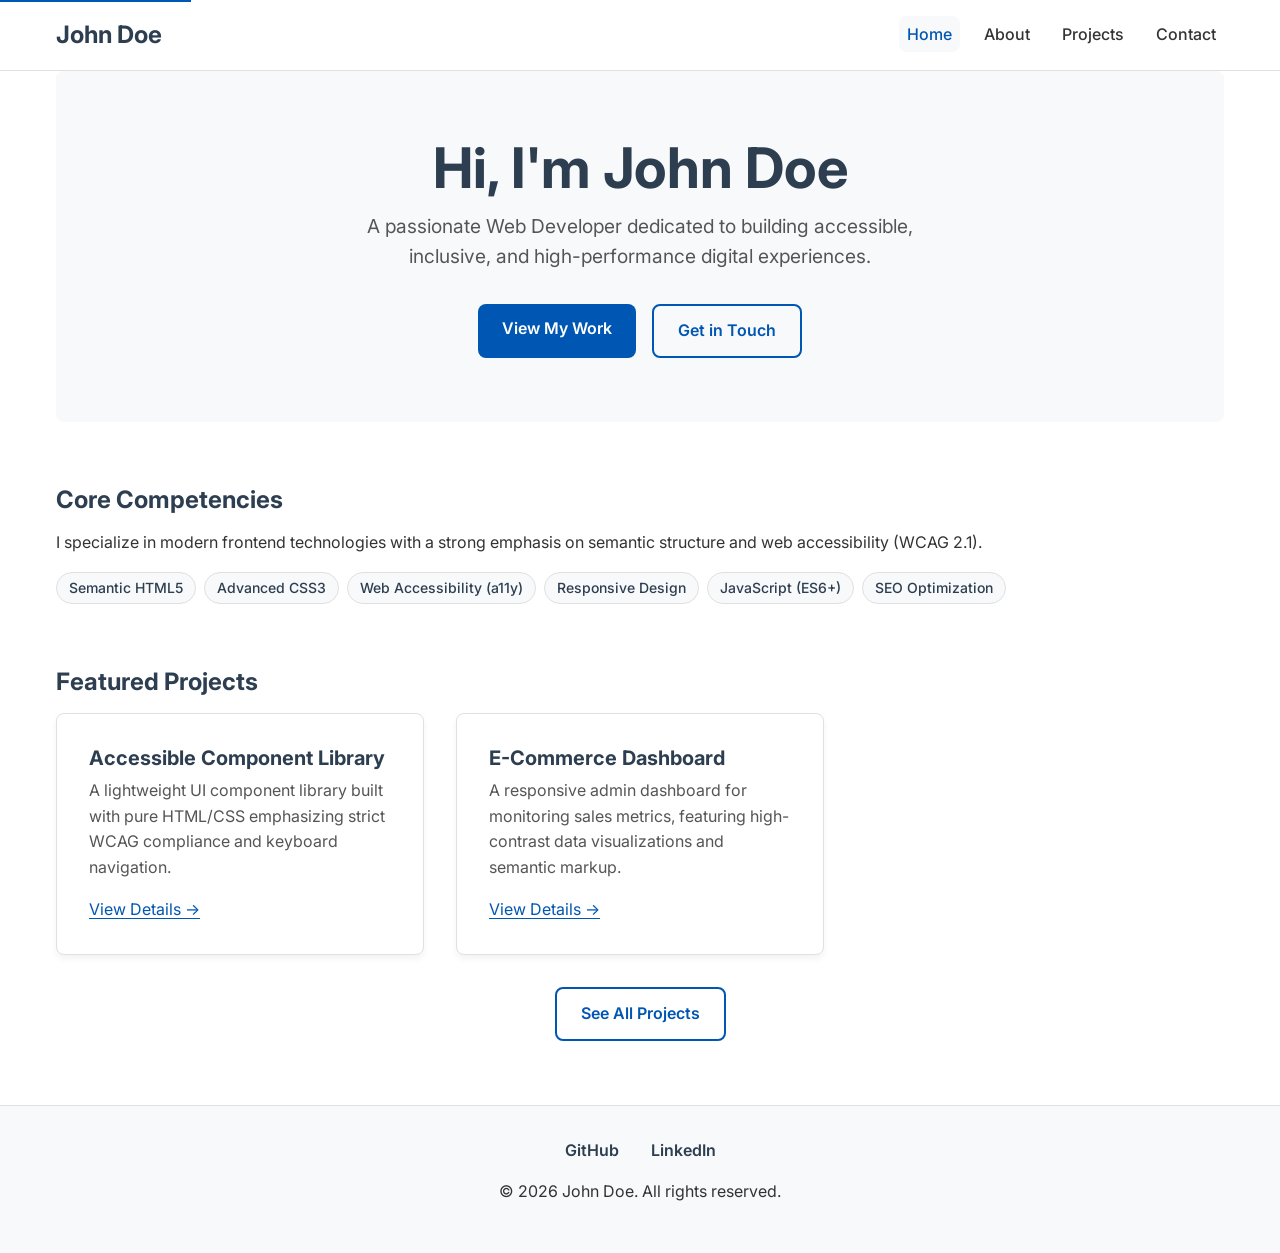
<file: index.html>
<!DOCTYPE html>
<html lang="en">
<head>
    <meta charset="UTF-8">
    <meta name="viewport" content="width=device-width, initial-scale=1.0">
    <title>John Doe | Software Engineer & Web Developer</title>
    
    <!-- SEO Meta Tags -->
    <meta name="description" content="Portfolio of John Doe, a passionate Software Engineer and Web Developer specializing in accessible, performant, and semantic web applications.">
    <meta name="keywords" content="John Doe, Software Engineer, Web Developer, Portfolio, HTML5, CSS, Accessibility, Frontend Developer">
    <meta name="author" content="John Doe">
    <link rel="canonical" href="https://vedant-211.github.io/HTML5-Semantic-Structure-Accessibility/index.html">
    
    <!-- Open Graph Tags -->
    <meta property="og:title" content="John Doe | Software Engineer Portfolio">
    <meta property="og:description" content="Explore the portfolio of John Doe, featuring projects built with modern web technologies, focusing on accessibility and performance.">
    <meta property="og:type" content="website">
    <meta property="og:url" content="https://vedant-211.github.io/HTML5-Semantic-Structure-Accessibility/index.html">
    <meta property="og:image" content="https://vedant-211.github.io/HTML5-Semantic-Structure-Accessibility/assets/og-image.jpg">
    
    <!-- Stylesheets -->
    <link rel="stylesheet" href="css/style.css">
    <!-- Preconnect to Google Fonts for performance -->
    <link rel="preconnect" href="https://fonts.googleapis.com">
    <link rel="preconnect" href="https://fonts.gstatic.com" crossorigin>
    <link href="https://fonts.googleapis.com/css2?family=Inter:wght@400;500;600;700&display=swap" rel="stylesheet">
</head>
<body>
    <a href="#main-content" class="skip-link">Skip to main content</a>

    <header>
        <div class="container nav-container">
            <a href="index.html" class="logo" aria-label="John Doe Home">John Doe</a>
            <nav aria-label="Main Navigation">
                <ul>
                    <li><a href="index.html" aria-current="page">Home</a></li>
                    <li><a href="about.html">About</a></li>
                    <li><a href="projects.html">Projects</a></li>
                    <li><a href="contact.html">Contact</a></li>
                </ul>
            </nav>
        </div>
    </header>

    <main id="main-content" class="container">
        <section class="hero" aria-labelledby="hero-heading">
            <h1 id="hero-heading">Hi, I'm John Doe</h1>
            <p>A passionate Web Developer dedicated to building accessible, inclusive, and high-performance digital experiences.</p>
            <div style="display: flex; gap: 1rem; justify-content: center; flex-wrap: wrap;">
                <a href="projects.html" class="btn">View My Work</a>
                <a href="contact.html" class="btn btn-secondary">Get in Touch</a>
            </div>
        </section>

        <section aria-labelledby="skills-heading">
            <h2 id="skills-heading">Core Competencies</h2>
            <p>I specialize in modern frontend technologies with a strong emphasis on semantic structure and web accessibility (WCAG 2.1).</p>
            <ul class="tags" aria-label="List of core skills">
                <li class="tag">Semantic HTML5</li>
                <li class="tag">Advanced CSS3</li>
                <li class="tag">Web Accessibility (a11y)</li>
                <li class="tag">Responsive Design</li>
                <li class="tag">JavaScript (ES6+)</li>
                <li class="tag">SEO Optimization</li>
            </ul>
        </section>

        <section aria-labelledby="featured-heading">
            <h2 id="featured-heading">Featured Projects</h2>
            <div class="grid">
                <article class="card">
                    <h3 class="card-title">Accessible Component Library</h3>
                    <p class="card-desc">A lightweight UI component library built with pure HTML/CSS emphasizing strict WCAG compliance and keyboard navigation.</p>
                    <a href="projects.html#project-1" aria-label="Read more about Accessible Component Library">View Details <span aria-hidden="true">&rarr;</span></a>
                </article>
                <article class="card">
                    <h3 class="card-title">E-Commerce Dashboard</h3>
                    <p class="card-desc">A responsive admin dashboard for monitoring sales metrics, featuring high-contrast data visualizations and semantic markup.</p>
                    <a href="projects.html#project-2" aria-label="Read more about E-Commerce Dashboard">View Details <span aria-hidden="true">&rarr;</span></a>
                </article>
            </div>
            <div style="text-align: center; margin-top: 2rem;">
                <a href="projects.html" class="btn btn-secondary">See All Projects</a>
            </div>
        </section>
    </main>

    <footer>
        <div class="container">
            <nav aria-label="Social Media Links">
                <ul class="social-links">
                    <li><a href="https://github.com/vedant-211" target="_blank" rel="noopener noreferrer" aria-label="GitHub Profile">GitHub</a></li>
                    <li><a href="https://linkedin.com/in/johndoe" target="_blank" rel="noopener noreferrer" aria-label="LinkedIn Profile">LinkedIn</a></li>
                </ul>
            </nav>
            <p>&copy; 2026 John Doe. All rights reserved.</p>
        </div>
    </footer>
</body>
</html>
</file>
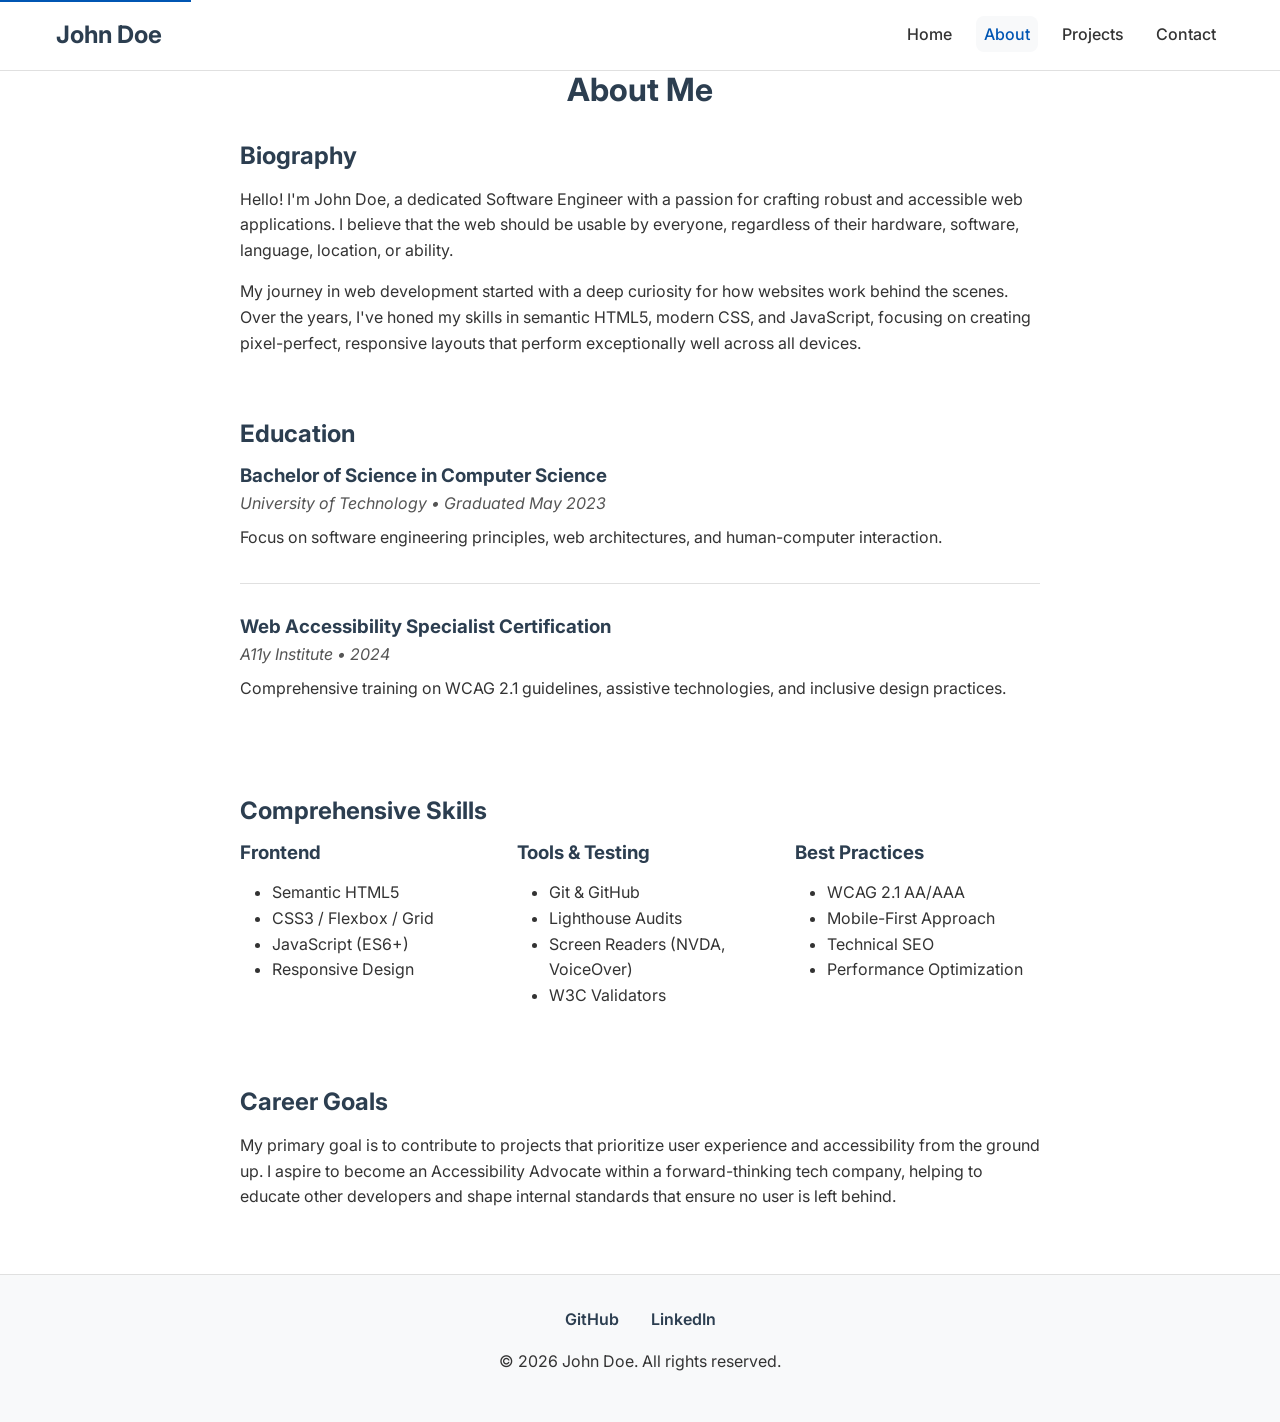
<file: about.html>
<!DOCTYPE html>
<html lang="en">
<head>
    <meta charset="UTF-8">
    <meta name="viewport" content="width=device-width, initial-scale=1.0">
    <title>About Me | John Doe Portfolio</title>
    
    <!-- SEO Meta Tags -->
    <meta name="description" content="Learn more about John Doe, a Software Engineer dedicated to writing semantic, accessible HTML5 and modern CSS. Discover my background, education, and career goals.">
    <meta name="keywords" content="About John Doe, Software Engineer Background, Web Developer Education, Frontend Skills">
    <meta name="author" content="John Doe">
    <link rel="canonical" href="https://vedant-211.github.io/HTML5-Semantic-Structure-Accessibility/about.html">
    
    <!-- Open Graph Tags -->
    <meta property="og:title" content="About John Doe">
    <meta property="og:description" content="Learn about my background, skills, and career journey in web development.">
    <meta property="og:type" content="profile">
    <meta property="og:url" content="https://vedant-211.github.io/HTML5-Semantic-Structure-Accessibility/about.html">
    
    <!-- Stylesheets -->
    <link rel="stylesheet" href="css/style.css">
    <link rel="preconnect" href="https://fonts.googleapis.com">
    <link rel="preconnect" href="https://fonts.gstatic.com" crossorigin>
    <link href="https://fonts.googleapis.com/css2?family=Inter:wght@400;500;600;700&display=swap" rel="stylesheet">
</head>
<body>
    <a href="#main-content" class="skip-link">Skip to main content</a>

    <header>
        <div class="container nav-container">
            <a href="index.html" class="logo" aria-label="John Doe Home">John Doe</a>
            <nav aria-label="Main Navigation">
                <ul>
                    <li><a href="index.html">Home</a></li>
                    <li><a href="about.html" aria-current="page">About</a></li>
                    <li><a href="projects.html">Projects</a></li>
                    <li><a href="contact.html">Contact</a></li>
                </ul>
            </nav>
        </div>
    </header>

    <main id="main-content" class="container">
        <div style="max-width: 800px; margin: 0 auto;">
            <h1 style="text-align: center; margin-bottom: 2rem;">About Me</h1>
            
            <section aria-labelledby="bio-heading">
                <h2 id="bio-heading">Biography</h2>
                <p>Hello! I'm John Doe, a dedicated Software Engineer with a passion for crafting robust and accessible web applications. I believe that the web should be usable by everyone, regardless of their hardware, software, language, location, or ability.</p>
                <p>My journey in web development started with a deep curiosity for how websites work behind the scenes. Over the years, I've honed my skills in semantic HTML5, modern CSS, and JavaScript, focusing on creating pixel-perfect, responsive layouts that perform exceptionally well across all devices.</p>
            </section>

            <section aria-labelledby="education-heading">
                <h2 id="education-heading">Education</h2>
                <ul class="info-list">
                    <li class="info-item">
                        <h3>Bachelor of Science in Computer Science</h3>
                        <p class="info-meta">University of Technology &bull; Graduated May 2023</p>
                        <p>Focus on software engineering principles, web architectures, and human-computer interaction.</p>
                    </li>
                    <li class="info-item">
                        <h3>Web Accessibility Specialist Certification</h3>
                        <p class="info-meta">A11y Institute &bull; 2024</p>
                        <p>Comprehensive training on WCAG 2.1 guidelines, assistive technologies, and inclusive design practices.</p>
                    </li>
                </ul>
            </section>

            <section aria-labelledby="skills-detail-heading">
                <h2 id="skills-detail-heading">Comprehensive Skills</h2>
                <div class="grid" style="grid-template-columns: repeat(auto-fit, minmax(200px, 1fr));">
                    <div>
                        <h3>Frontend</h3>
                        <ul>
                            <li>Semantic HTML5</li>
                            <li>CSS3 / Flexbox / Grid</li>
                            <li>JavaScript (ES6+)</li>
                            <li>Responsive Design</li>
                        </ul>
                    </div>
                    <div>
                        <h3>Tools & Testing</h3>
                        <ul>
                            <li>Git & GitHub</li>
                            <li>Lighthouse Audits</li>
                            <li>Screen Readers (NVDA, VoiceOver)</li>
                            <li>W3C Validators</li>
                        </ul>
                    </div>
                    <div>
                        <h3>Best Practices</h3>
                        <ul>
                            <li>WCAG 2.1 AA/AAA</li>
                            <li>Mobile-First Approach</li>
                            <li>Technical SEO</li>
                            <li>Performance Optimization</li>
                        </ul>
                    </div>
                </div>
            </section>

            <section aria-labelledby="goals-heading">
                <h2 id="goals-heading">Career Goals</h2>
                <p>My primary goal is to contribute to projects that prioritize user experience and accessibility from the ground up. I aspire to become an Accessibility Advocate within a forward-thinking tech company, helping to educate other developers and shape internal standards that ensure no user is left behind.</p>
            </section>
        </div>
    </main>

    <footer>
        <div class="container">
            <nav aria-label="Social Media Links">
                <ul class="social-links">
                    <li><a href="https://github.com/vedant-211" target="_blank" rel="noopener noreferrer" aria-label="GitHub Profile">GitHub</a></li>
                    <li><a href="https://linkedin.com/in/johndoe" target="_blank" rel="noopener noreferrer" aria-label="LinkedIn Profile">LinkedIn</a></li>
                </ul>
            </nav>
            <p>&copy; 2026 John Doe. All rights reserved.</p>
        </div>
    </footer>
</body>
</html>
</file>
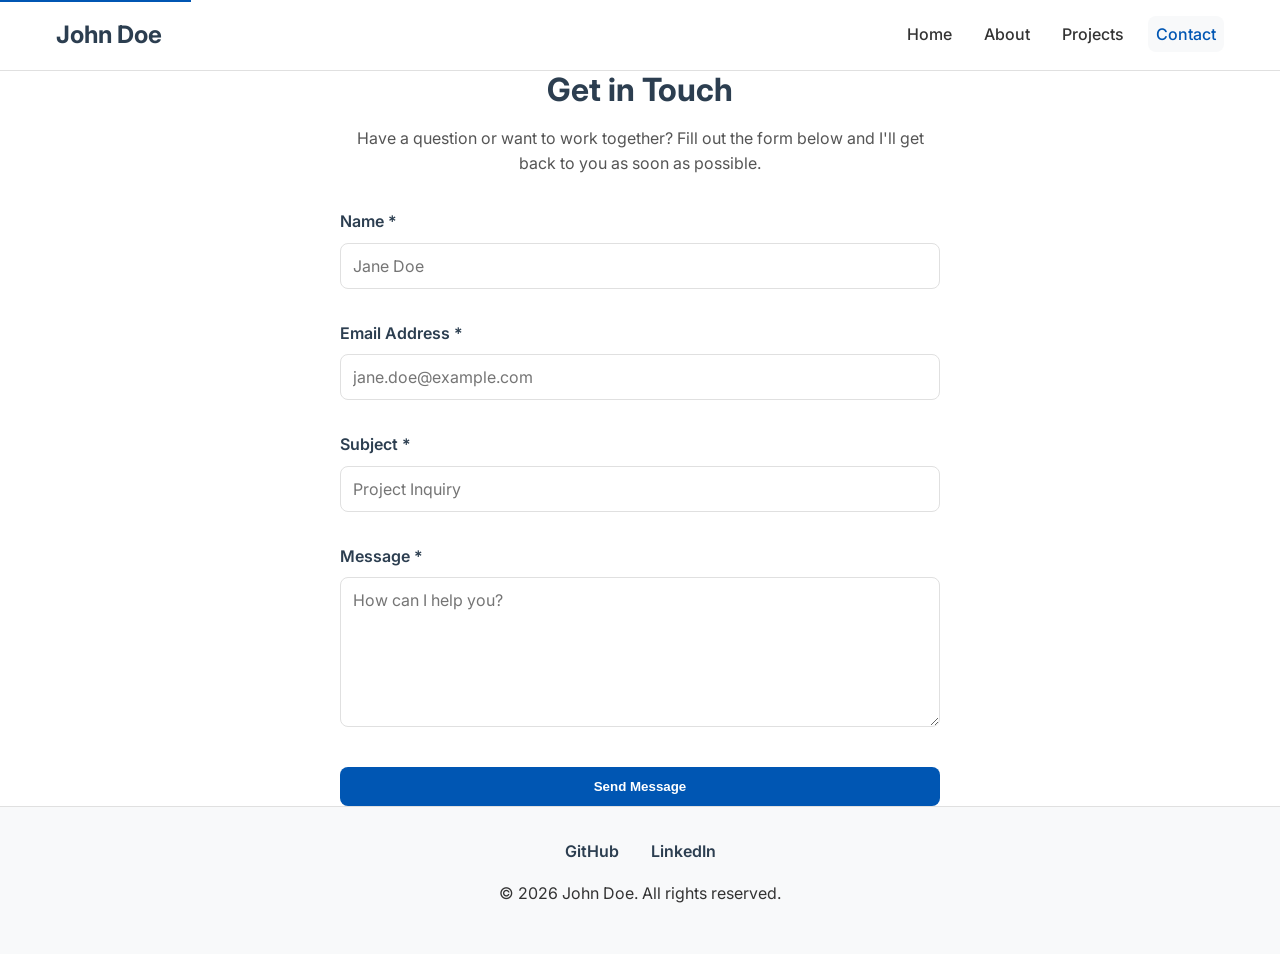
<file: contact.html>
<!DOCTYPE html>
<html lang="en">
<head>
    <meta charset="UTF-8">
    <meta name="viewport" content="width=device-width, initial-scale=1.0">
    <title>Contact Me | John Doe Portfolio</title>
    
    <!-- SEO Meta Tags -->
    <meta name="description" content="Get in touch with John Doe. Send a message regarding web development opportunities, accessible web design consulting, or collaborations.">
    <meta name="keywords" content="Contact John Doe, Hire Web Developer, Accessible Web Design Consulting, Frontend Developer Contact">
    <meta name="author" content="John Doe">
    <link rel="canonical" href="https://vedant-211.github.io/HTML5-Semantic-Structure-Accessibility/contact.html">
    
    <!-- Open Graph Tags -->
    <meta property="og:title" content="Contact John Doe">
    <meta property="og:description" content="Reach out for web development projects and consulting.">
    <meta property="og:type" content="website">
    <meta property="og:url" content="https://vedant-211.github.io/HTML5-Semantic-Structure-Accessibility/contact.html">
    
    <!-- Stylesheets -->
    <link rel="stylesheet" href="css/style.css">
    <link rel="preconnect" href="https://fonts.googleapis.com">
    <link rel="preconnect" href="https://fonts.gstatic.com" crossorigin>
    <link href="https://fonts.googleapis.com/css2?family=Inter:wght@400;500;600;700&display=swap" rel="stylesheet">
</head>
<body>
    <a href="#main-content" class="skip-link">Skip to main content</a>

    <header>
        <div class="container nav-container">
            <a href="index.html" class="logo" aria-label="John Doe Home">John Doe</a>
            <nav aria-label="Main Navigation">
                <ul>
                    <li><a href="index.html">Home</a></li>
                    <li><a href="about.html">About</a></li>
                    <li><a href="projects.html">Projects</a></li>
                    <li><a href="contact.html" aria-current="page">Contact</a></li>
                </ul>
            </nav>
        </div>
    </header>

    <main id="main-content" class="container">
        <div style="max-width: 600px; margin: 0 auto;">
            <h1 style="text-align: center; margin-bottom: 1rem;">Get in Touch</h1>
            <p style="text-align: center; margin-bottom: 2rem; color: var(--color-text-muted);">Have a question or want to work together? Fill out the form below and I'll get back to you as soon as possible.</p>
            
            <form action="#" method="POST" aria-labelledby="contact-form-heading">
                <!-- Using a visually hidden heading for screen readers to identify the form purpose -->
                <h2 id="contact-form-heading" class="sr-only">Contact Form</h2>
                
                <div class="form-group">
                    <label for="name">Name <span aria-hidden="true">*</span></label>
                    <input type="text" id="name" name="name" required aria-required="true" placeholder="Jane Doe">
                </div>
                
                <div class="form-group">
                    <label for="email">Email Address <span aria-hidden="true">*</span></label>
                    <input type="email" id="email" name="email" required aria-required="true" placeholder="jane.doe@example.com">
                </div>
                
                <div class="form-group">
                    <label for="subject">Subject <span aria-hidden="true">*</span></label>
                    <input type="text" id="subject" name="subject" required aria-required="true" placeholder="Project Inquiry">
                </div>
                
                <div class="form-group">
                    <label for="message">Message <span aria-hidden="true">*</span></label>
                    <textarea id="message" name="message" required aria-required="true" placeholder="How can I help you?"></textarea>
                </div>
                
                <button type="submit" class="btn" style="width: 100%;">Send Message</button>
            </form>
        </div>
    </main>

    <footer>
        <div class="container">
            <nav aria-label="Social Media Links">
                <ul class="social-links">
                    <li><a href="https://github.com/vedant-211" target="_blank" rel="noopener noreferrer" aria-label="GitHub Profile">GitHub</a></li>
                    <li><a href="https://linkedin.com/in/johndoe" target="_blank" rel="noopener noreferrer" aria-label="LinkedIn Profile">LinkedIn</a></li>
                </ul>
            </nav>
            <p>&copy; 2026 John Doe. All rights reserved.</p>
        </div>
    </footer>
</body>
</html>
</file>
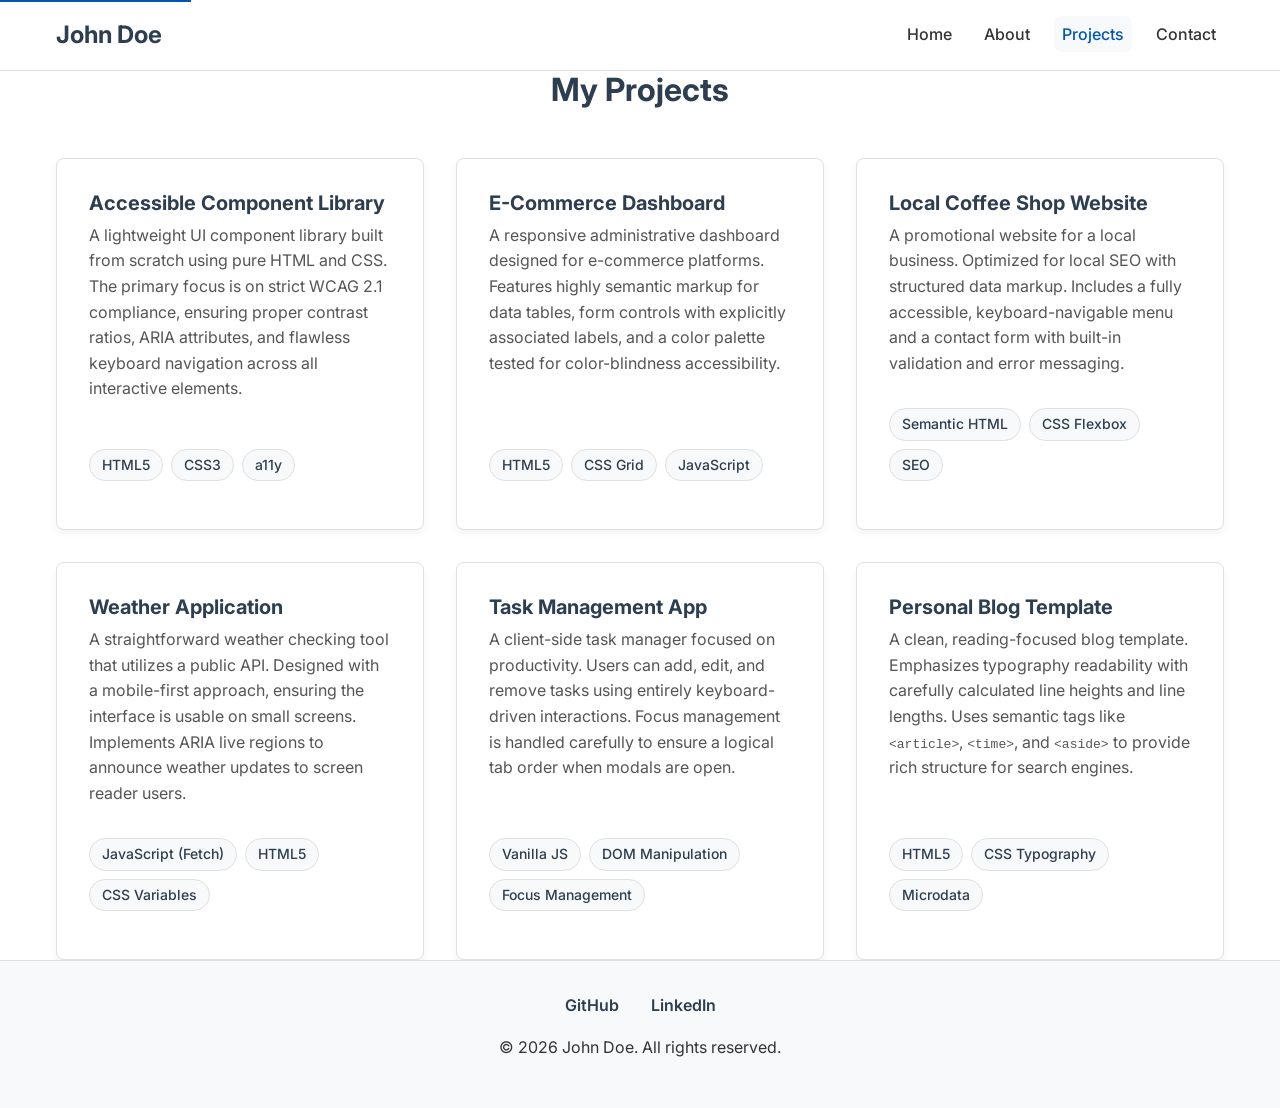
<file: projects.html>
<!DOCTYPE html>
<html lang="en">
<head>
    <meta charset="UTF-8">
    <meta name="viewport" content="width=device-width, initial-scale=1.0">
    <title>Projects | John Doe Portfolio</title>
    
    <!-- SEO Meta Tags -->
    <meta name="description" content="View the portfolio projects of John Doe, showcasing skills in semantic HTML, CSS, and accessible web development.">
    <meta name="keywords" content="John Doe Projects, Web Development Portfolio, Accessible Websites, HTML5 Projects">
    <meta name="author" content="John Doe">
    <link rel="canonical" href="https://vedant-211.github.io/HTML5-Semantic-Structure-Accessibility/projects.html">
    
    <!-- Open Graph Tags -->
    <meta property="og:title" content="John Doe's Projects">
    <meta property="og:description" content="Explore a collection of accessible, responsive, and semantic web projects built by John Doe.">
    <meta property="og:type" content="website">
    <meta property="og:url" content="https://vedant-211.github.io/HTML5-Semantic-Structure-Accessibility/projects.html">
    
    <!-- Stylesheets -->
    <link rel="stylesheet" href="css/style.css">
    <link rel="preconnect" href="https://fonts.googleapis.com">
    <link rel="preconnect" href="https://fonts.gstatic.com" crossorigin>
    <link href="https://fonts.googleapis.com/css2?family=Inter:wght@400;500;600;700&display=swap" rel="stylesheet">
</head>
<body>
    <a href="#main-content" class="skip-link">Skip to main content</a>

    <header>
        <div class="container nav-container">
            <a href="index.html" class="logo" aria-label="John Doe Home">John Doe</a>
            <nav aria-label="Main Navigation">
                <ul>
                    <li><a href="index.html">Home</a></li>
                    <li><a href="about.html">About</a></li>
                    <li><a href="projects.html" aria-current="page">Projects</a></li>
                    <li><a href="contact.html">Contact</a></li>
                </ul>
            </nav>
        </div>
    </header>

    <main id="main-content" class="container">
        <h1 style="text-align: center; margin-bottom: 3rem;">My Projects</h1>
        
        <div class="grid">
            <article class="card" id="project-1">
                <h2 class="card-title">Accessible Component Library</h2>
                <p class="card-desc">A lightweight UI component library built from scratch using pure HTML and CSS. The primary focus is on strict WCAG 2.1 compliance, ensuring proper contrast ratios, ARIA attributes, and flawless keyboard navigation across all interactive elements.</p>
                <ul class="tags" aria-label="Technologies used">
                    <li class="tag">HTML5</li>
                    <li class="tag">CSS3</li>
                    <li class="tag">a11y</li>
                </ul>
            </article>

            <article class="card" id="project-2">
                <h2 class="card-title">E-Commerce Dashboard</h2>
                <p class="card-desc">A responsive administrative dashboard designed for e-commerce platforms. Features highly semantic markup for data tables, form controls with explicitly associated labels, and a color palette tested for color-blindness accessibility.</p>
                <ul class="tags" aria-label="Technologies used">
                    <li class="tag">HTML5</li>
                    <li class="tag">CSS Grid</li>
                    <li class="tag">JavaScript</li>
                </ul>
            </article>

            <article class="card" id="project-3">
                <h2 class="card-title">Local Coffee Shop Website</h2>
                <p class="card-desc">A promotional website for a local business. Optimized for local SEO with structured data markup. Includes a fully accessible, keyboard-navigable menu and a contact form with built-in validation and error messaging.</p>
                <ul class="tags" aria-label="Technologies used">
                    <li class="tag">Semantic HTML</li>
                    <li class="tag">CSS Flexbox</li>
                    <li class="tag">SEO</li>
                </ul>
            </article>

            <article class="card" id="project-4">
                <h2 class="card-title">Weather Application</h2>
                <p class="card-desc">A straightforward weather checking tool that utilizes a public API. Designed with a mobile-first approach, ensuring the interface is usable on small screens. Implements ARIA live regions to announce weather updates to screen reader users.</p>
                <ul class="tags" aria-label="Technologies used">
                    <li class="tag">JavaScript (Fetch)</li>
                    <li class="tag">HTML5</li>
                    <li class="tag">CSS Variables</li>
                </ul>
            </article>

            <article class="card" id="project-5">
                <h2 class="card-title">Task Management App</h2>
                <p class="card-desc">A client-side task manager focused on productivity. Users can add, edit, and remove tasks using entirely keyboard-driven interactions. Focus management is handled carefully to ensure a logical tab order when modals are open.</p>
                <ul class="tags" aria-label="Technologies used">
                    <li class="tag">Vanilla JS</li>
                    <li class="tag">DOM Manipulation</li>
                    <li class="tag">Focus Management</li>
                </ul>
            </article>

            <article class="card" id="project-6">
                <h2 class="card-title">Personal Blog Template</h2>
                <p class="card-desc">A clean, reading-focused blog template. Emphasizes typography readability with carefully calculated line heights and line lengths. Uses semantic tags like <code>&lt;article&gt;</code>, <code>&lt;time&gt;</code>, and <code>&lt;aside&gt;</code> to provide rich structure for search engines.</p>
                <ul class="tags" aria-label="Technologies used">
                    <li class="tag">HTML5</li>
                    <li class="tag">CSS Typography</li>
                    <li class="tag">Microdata</li>
                </ul>
            </article>
        </div>
    </main>

    <footer>
        <div class="container">
            <nav aria-label="Social Media Links">
                <ul class="social-links">
                    <li><a href="https://github.com/vedant-211" target="_blank" rel="noopener noreferrer" aria-label="GitHub Profile">GitHub</a></li>
                    <li><a href="https://linkedin.com/in/johndoe" target="_blank" rel="noopener noreferrer" aria-label="LinkedIn Profile">LinkedIn</a></li>
                </ul>
            </nav>
            <p>&copy; 2026 John Doe. All rights reserved.</p>
        </div>
    </footer>
</body>
</html>
</file>
<file: css/style.css>
/* css/style.css */

/* ==========================================================================
   CSS Variables
   ========================================================================== */
:root {
  /* Colors - High Contrast for Accessibility */
  --color-primary: #0056b3;
  --color-primary-dark: #004494;
  --color-secondary: #2c3e50;
  --color-text-main: #333333;
  --color-text-muted: #555555;
  --color-background: #ffffff;
  --color-background-alt: #f8f9fa;
  --color-border: #e0e0e0;
  --color-error: #d32f2f;
  --color-success: #2e7d32;

  /* Typography */
  --font-primary: 'Inter', system-ui, -apple-system, sans-serif;
  --font-secondary: 'Merriweather', Georgia, serif;
  
  /* Spacing */
  --spacing-sm: 0.5rem;
  --spacing-md: 1rem;
  --spacing-lg: 2rem;
  --spacing-xl: 4rem;

  /* Other Defaults */
  --border-radius: 8px;
  --transition-speed: 0.3s;
  --max-width: 1200px;
}

/* ==========================================================================
   Reset & Global Styles
   ========================================================================== */
*, *::before, *::after {
  box-sizing: border-box;
  margin: 0;
  padding: 0;
}

html {
  font-size: 100%; /* 16px default */
  scroll-behavior: smooth;
}

body {
  font-family: var(--font-primary);
  color: var(--color-text-main);
  background-color: var(--color-background);
  line-height: 1.6;
  display: flex;
  flex-direction: column;
  min-height: 100vh;
}

h1, h2, h3, h4, h5, h6 {
  font-family: var(--font-primary);
  color: var(--color-secondary);
  line-height: 1.2;
  margin-bottom: var(--spacing-md);
  font-weight: 700;
}

p {
  margin-bottom: var(--spacing-md);
}

a {
  color: var(--color-primary);
  text-decoration: underline;
  text-underline-offset: 3px;
  transition: color var(--transition-speed) ease;
}

a:hover {
  color: var(--color-primary-dark);
}

img {
  max-width: 100%;
  height: auto;
  display: block;
}

ul, ol {
  margin-bottom: var(--spacing-md);
  padding-left: var(--spacing-lg);
}

/* ==========================================================================
   Accessibility Utilities
   ========================================================================== */
/* Skip to main content link */
.skip-link {
  position: absolute;
  top: -40px;
  left: 0;
  background: var(--color-primary);
  color: white;
  padding: var(--spacing-sm) var(--spacing-md);
  z-index: 100;
  transition: top 0.2s;
  text-decoration: none;
  font-weight: bold;
}

.skip-link:focus {
  top: 0;
}

/* Screen reader only */
.sr-only {
  position: absolute;
  width: 1px;
  height: 1px;
  padding: 0;
  margin: -1px;
  overflow: hidden;
  clip: rect(0, 0, 0, 0);
  white-space: nowrap;
  border: 0;
}

/* Visible focus states */
*:focus-visible {
  outline: 3px solid var(--color-primary);
  outline-offset: 3px;
}

/* ==========================================================================
   Layout & Structure
   ========================================================================== */
.container {
  width: 100%;
  max-width: var(--max-width);
  margin: 0 auto;
  padding: 0 var(--spacing-md);
}

main {
  flex: 1; /* Push footer down */
  padding: var(--spacing-xl) 0;
}

section {
  margin-bottom: var(--spacing-xl);
}

/* ==========================================================================
   Components
   ========================================================================== */

/* Header & Navigation */
header {
  background-color: var(--color-background);
  border-bottom: 1px solid var(--color-border);
  padding: var(--spacing-md) 0;
  position: sticky;
  top: 0;
  z-index: 50;
}

.nav-container {
  display: flex;
  flex-direction: column;
  align-items: center;
  gap: var(--spacing-md);
}

.logo {
  font-size: 1.5rem;
  font-weight: 700;
  color: var(--color-secondary);
  text-decoration: none;
}

.logo:hover {
  color: var(--color-primary);
}

nav ul {
  display: flex;
  flex-wrap: wrap;
  justify-content: center;
  list-style: none;
  padding: 0;
  margin: 0;
  gap: var(--spacing-md);
}

nav a {
  text-decoration: none;
  color: var(--color-text-main);
  font-weight: 500;
  padding: var(--spacing-sm);
  border-radius: var(--border-radius);
}

nav a:hover,
nav a[aria-current="page"] {
  color: var(--color-primary);
  background-color: var(--color-background-alt);
}

/* Hero Section */
.hero {
  text-align: center;
  padding: var(--spacing-xl) 0;
  background-color: var(--color-background-alt);
  border-radius: var(--border-radius);
  margin-bottom: var(--spacing-xl);
}

.hero h1 {
  font-size: clamp(2rem, 5vw, 3.5rem);
  margin-bottom: var(--spacing-sm);
}

.hero p {
  font-size: 1.2rem;
  color: var(--color-text-muted);
  max-width: 600px;
  margin: 0 auto var(--spacing-lg);
}

.btn {
  display: inline-block;
  padding: 0.75rem 1.5rem;
  background-color: var(--color-primary);
  color: #ffffff;
  text-decoration: none;
  border-radius: var(--border-radius);
  font-weight: 600;
  border: none;
  cursor: pointer;
  transition: background-color var(--transition-speed) ease;
}

.btn:hover {
  background-color: var(--color-primary-dark);
  color: #ffffff;
}

.btn-secondary {
  background-color: transparent;
  color: var(--color-primary);
  border: 2px solid var(--color-primary);
}

.btn-secondary:hover {
  background-color: var(--color-primary);
  color: #ffffff;
}

/* Cards (Projects) */
.grid {
  display: grid;
  grid-template-columns: 1fr;
  gap: var(--spacing-lg);
}

.card {
  background-color: var(--color-background);
  border: 1px solid var(--color-border);
  border-radius: var(--border-radius);
  padding: var(--spacing-lg);
  box-shadow: 0 4px 6px rgba(0, 0, 0, 0.05);
  transition: transform var(--transition-speed) ease, box-shadow var(--transition-speed) ease;
  display: flex;
  flex-direction: column;
}

.card:hover {
  transform: translateY(-5px);
  box-shadow: 0 10px 15px rgba(0, 0, 0, 0.1);
}

.card-title {
  font-size: 1.25rem;
  margin-bottom: var(--spacing-sm);
}

.card-desc {
  flex-grow: 1;
  color: var(--color-text-muted);
}

.tags {
  display: flex;
  flex-wrap: wrap;
  gap: var(--spacing-sm);
  margin-top: var(--spacing-md);
  list-style: none;
  padding: 0;
}

.tag {
  background-color: var(--color-background-alt);
  color: var(--color-secondary);
  padding: 0.25rem 0.75rem;
  border-radius: 100px;
  font-size: 0.875rem;
  font-weight: 500;
  border: 1px solid var(--color-border);
}

/* Forms */
form {
  max-width: 600px;
  margin: 0 auto;
}

.form-group {
  margin-bottom: var(--spacing-lg);
}

label {
  display: block;
  font-weight: 600;
  margin-bottom: var(--spacing-sm);
  color: var(--color-secondary);
}

input, textarea {
  width: 100%;
  padding: 0.75rem;
  border: 1px solid var(--color-border);
  border-radius: var(--border-radius);
  font-family: inherit;
  font-size: 1rem;
  background-color: var(--color-background);
  color: var(--color-text-main);
  transition: border-color var(--transition-speed) ease;
}

input:focus, textarea:focus {
  outline: none;
  border-color: var(--color-primary);
  box-shadow: 0 0 0 3px rgba(0, 86, 179, 0.2);
}

textarea {
  resize: vertical;
  min-height: 150px;
}

/* Lists (Skills, Education) */
.info-list {
  list-style: none;
  padding: 0;
}

.info-item {
  margin-bottom: var(--spacing-lg);
  padding-bottom: var(--spacing-md);
  border-bottom: 1px solid var(--color-border);
}

.info-item:last-child {
  border-bottom: none;
}

.info-item h3 {
  margin-bottom: 0.25rem;
}

.info-meta {
  color: var(--color-text-muted);
  font-style: italic;
  margin-bottom: var(--spacing-sm);
}

/* Footer */
footer {
  background-color: var(--color-background-alt);
  border-top: 1px solid var(--color-border);
  padding: var(--spacing-lg) 0;
  text-align: center;
}

.social-links {
  display: flex;
  justify-content: center;
  gap: var(--spacing-md);
  list-style: none;
  padding: 0;
  margin-bottom: var(--spacing-md);
}

.social-links a {
  color: var(--color-secondary);
  text-decoration: none;
  font-weight: 600;
}

.social-links a:hover {
  color: var(--color-primary);
  text-decoration: underline;
}

/* ==========================================================================
   Media Queries (Desktop First / Mobile First enhancement)
   ========================================================================== */
@media (min-width: 768px) {
  .nav-container {
    flex-direction: row;
    justify-content: space-between;
  }
  
  nav ul {
    justify-content: flex-end;
  }

  .grid {
    grid-template-columns: repeat(2, 1fr);
  }
}

@media (min-width: 1024px) {
  .grid {
    grid-template-columns: repeat(3, 1fr);
  }
}
</file>
